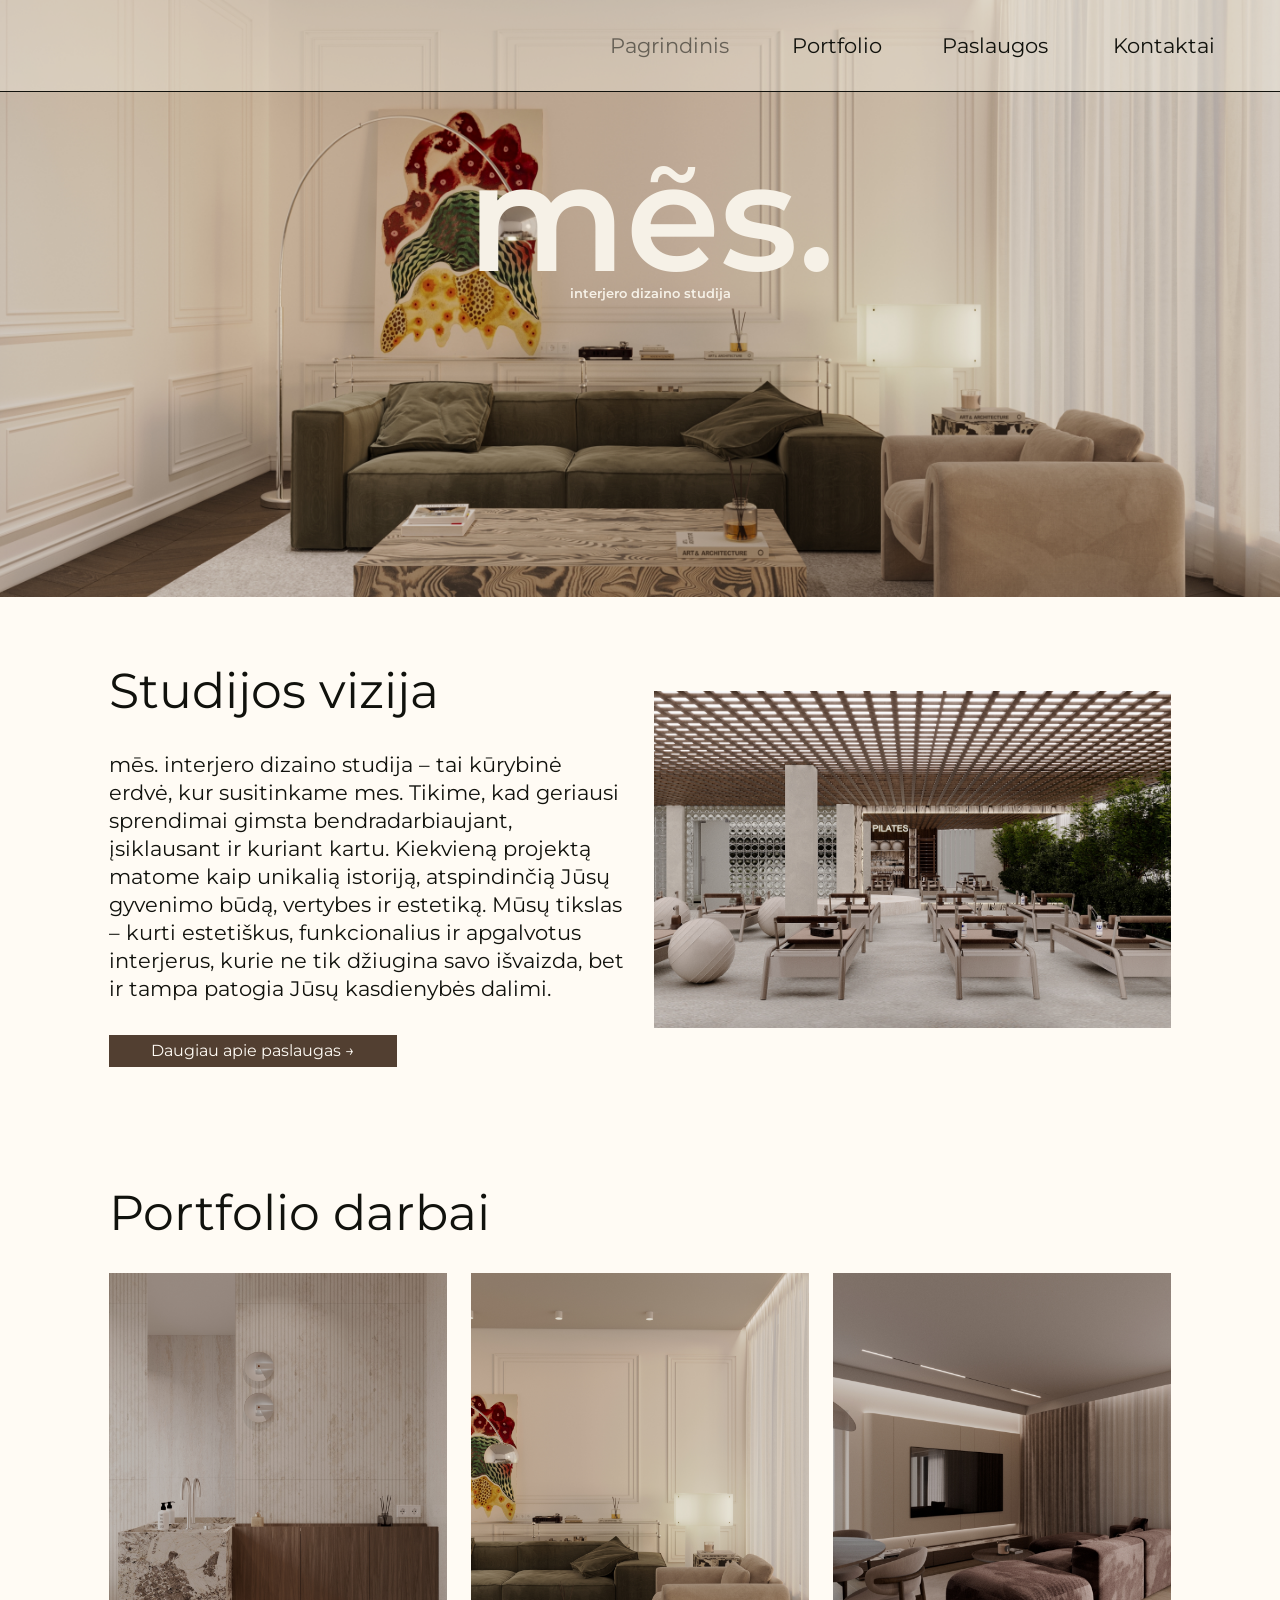
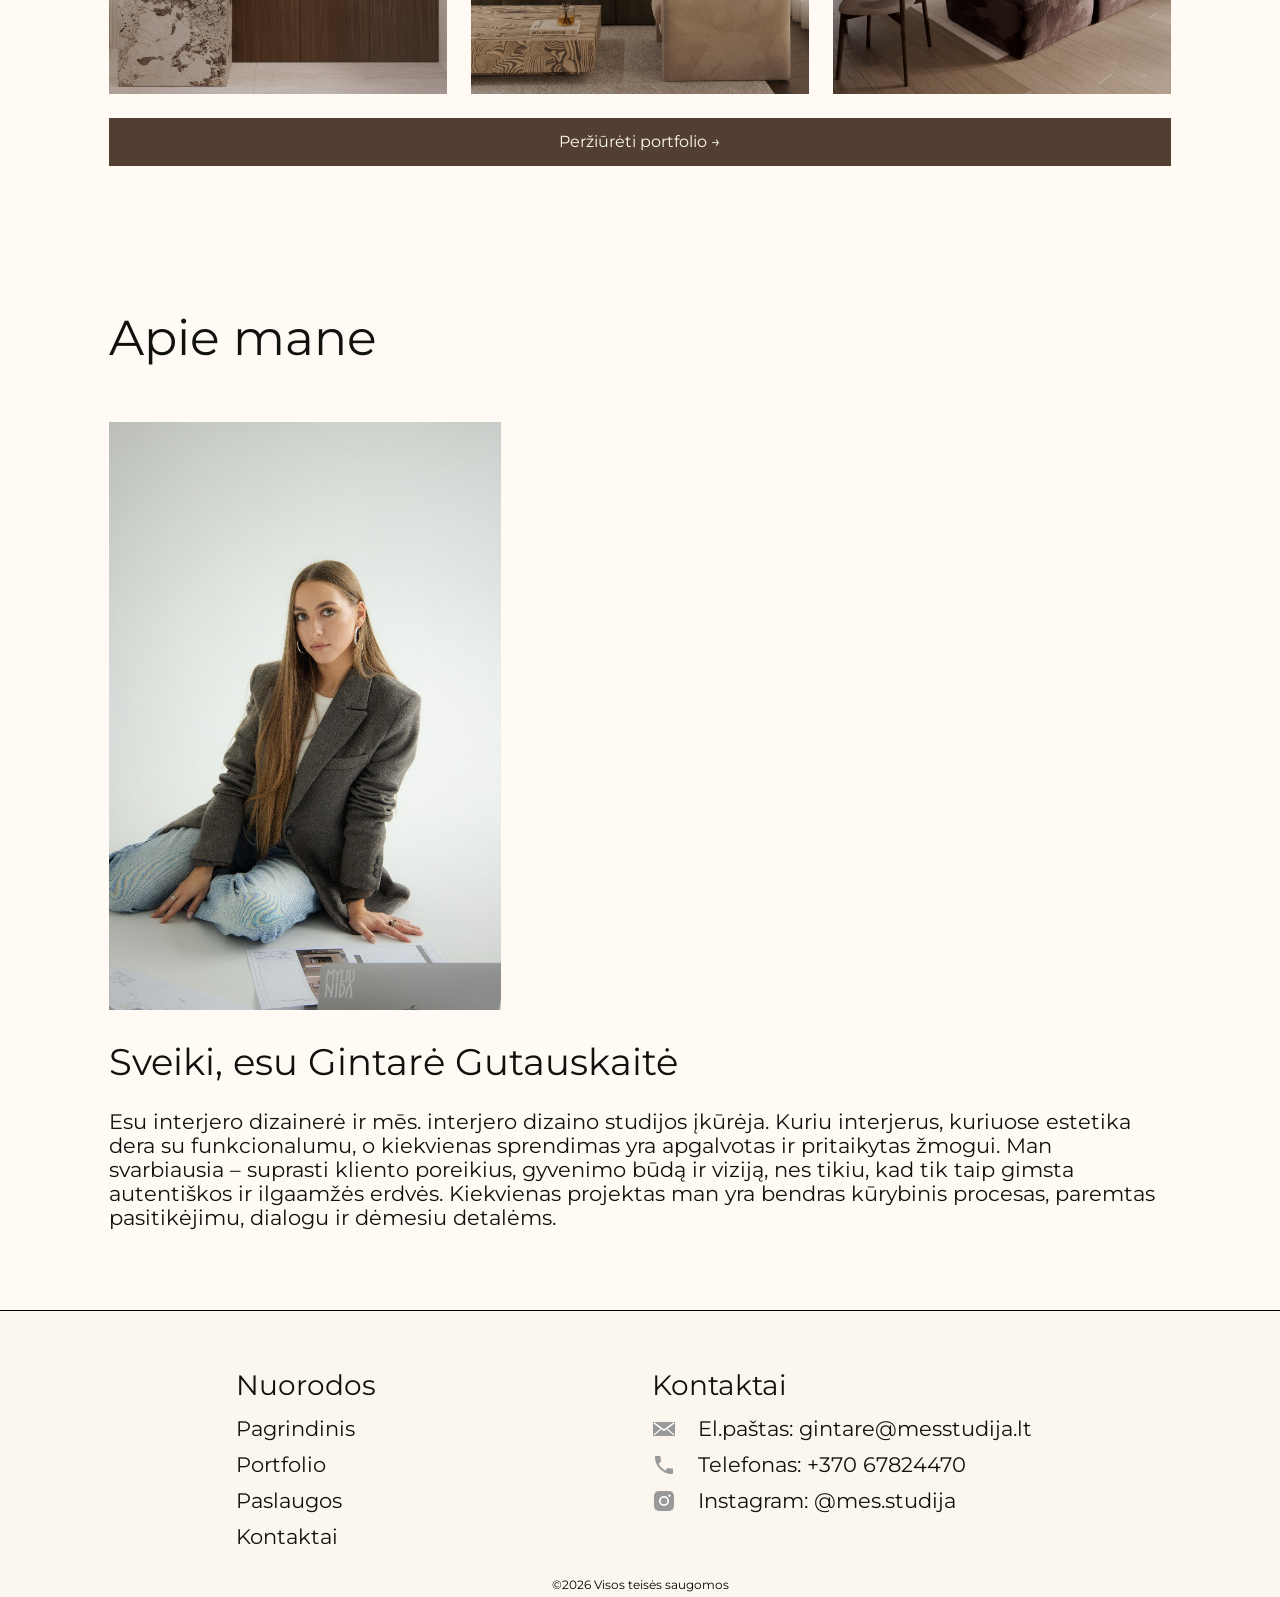
<file: index.html>
<!DOCTYPE html>
<html lang="lt">
<head>
  <meta charset="UTF-8">
  <meta name="viewport" content="width=device-width, initial-scale=1.0">
  <link rel="icon" href="favicon.svg" type="image/svg+xml">
  <link rel="icon" href="favicon-32.png" type="image/png" sizes="32x32">
  <link rel="icon" href="favicon.png" type="image/png" sizes="512x512">
  <link rel="apple-touch-icon" href="apple-touch-icon.png">
  <title>mēs. interjero dizaino studija</title>
  <link rel="preconnect" href="https://fonts.googleapis.com">
  <link rel="preconnect" href="https://fonts.gstatic.com" crossorigin>
  <link href="https://fonts.googleapis.com/css2?family=Montserrat:wght@400;500;600&display=swap" rel="stylesheet">
  <link rel="stylesheet" href="css/shared.css">
  <link rel="stylesheet" href="css/home.css">
</head>
<body>
  <div class="page">
    <header class="nav nav--overlay">
      <div class="nav__bar">
        <button class="nav__toggle" type="button" aria-label="Meniu" aria-expanded="false"><span></span></button>
        <nav class="nav__links" aria-label="Pagrindinė navigacija">
          <a href="index.html" class="nav__link nav__link--active">Pagrindinis</a>
          <a href="portfolio.html" class="nav__link">Portfolio</a>
          <a href="paslaugos.html" class="nav__link">Paslaugos</a>
          <a href="kontaktai.html" class="nav__link">Kontaktai</a>
        </nav>
      </div>
      <div class="nav__line"></div>
    </header>

    <section class="hero" aria-label="mēs. interjero dizaino studija">
      <img class="hero__img" src="public/images/home-hero.png" alt="" width="1440" height="672">
      <div class="hero__brand">
        <p class="hero__logo">m<span class="hero__e">e<span class="hero__tilde" aria-hidden="true">˜</span></span>s.</p>
        <p class="hero__tag">interjero dizaino studija</p>
      </div>
    </section>

    <section class="vision">
      <div class="vision__copy">
        <h2 class="vision__heading">Studijos vizija</h2>
        <p class="vision__text">mēs. interjero dizaino studija – tai kūrybinė erdvė, kur susitinkame mes. Tikime, kad geriausi sprendimai gimsta bendradarbiaujant, įsiklausant ir kuriant kartu. Kiekvieną projektą matome kaip unikalią istoriją, atspindinčią Jūsų gyvenimo būdą, vertybes ir estetiką. Mūsų tikslas – kurti estetiškus, funkcionalius ir apgalvotus interjerus, kurie ne tik džiugina savo išvaizda, bet ir tampa patogia Jūsų kasdienybės dalimi.</p>
        <a href="paslaugos.html" class="btn btn--small">Daugiau apie paslaugas →</a>
      </div>
      <img class="vision__image" src="public/images/home-vision.png" alt="Studijos erdvė" width="596" height="388">
    </section>

    <section class="preview">
      <h2 class="preview__heading">Portfolio darbai</h2>
      <div class="preview__block">
        <div class="preview__grid">
          <a href="portfolio.html?i=0" class="preview__item"><img src="public/images/home-port-1.png" alt="Portfolio darbas 1" width="392" height="488"></a>
          <a href="portfolio.html?i=1" class="preview__item"><img src="public/images/home-port-2.png" alt="Portfolio darbas 2" width="392" height="488"></a>
          <a href="portfolio.html?i=2" class="preview__item"><img src="public/images/home-port-3.png" alt="Portfolio darbas 3" width="392" height="488"></a>
        </div>
        <a href="portfolio.html" class="btn btn--bar">Peržiūrėti portfolio →</a>
      </div>
    </section>

    <section class="about">
      <h2 class="about__heading">Apie mane</h2>
      <div class="about__layout">
        <img class="about__photo" src="public/images/home-about.jpg" alt="Gintarė Gutauskaitė" width="392" height="588">
        <div>
          <h3 class="about__name">Sveiki, esu Gintarė Gutauskaitė</h3>
          <p class="about__bio">Esu interjero dizainerė ir mēs. interjero dizaino studijos įkūrėja. Kuriu interjerus, kuriuose estetika dera su funkcionalumu, o kiekvienas sprendimas yra apgalvotas ir pritaikytas žmogui. Man svarbiausia – suprasti kliento poreikius, gyvenimo būdą ir viziją, nes tikiu, kad tik taip gimsta autentiškos ir ilgaamžės erdvės. Kiekvienas projektas man yra bendras kūrybinis procesas, paremtas pasitikėjimu, dialogu ir dėmesiu detalėms.</p>
        </div>
      </div>
    </section>

    <footer class="footer">
      <div class="footer__line"></div>
      <div class="footer__inner">
        <div class="footer__brand">
          <p class="footer__copyright">©2026 Visos teisės saugomos</p>
        </div>
        <div class="footer__cols">
          <div class="footer__col footer__col--nav">
            <h4 class="footer__title">Nuorodos</h4>
            <nav class="footer__nav">
              <a href="index.html">Pagrindinis</a>
              <a href="portfolio.html">Portfolio</a>
              <a href="paslaugos.html">Paslaugos</a>
              <a href="kontaktai.html">Kontaktai</a>
            </nav>
          </div>
          <div class="footer__col footer__col--contact">
            <h4 class="footer__title">Kontaktai</h4>
            <div class="footer__contacts">
              <div class="footer__contact"><img src="public/images/icon-letter.svg" alt=""><span>El.paštas: gintare@messtudija.lt</span></div>
              <div class="footer__contact"><img src="public/images/icon-phone.svg" alt=""><span>Telefonas: +370 67824470</span></div>
              <div class="footer__contact"><img src="public/images/icon-instagram.svg" alt=""><a href="https://www.instagram.com/mes.studija/" target="_blank" rel="noopener noreferrer">Instagram: @mes.studija</a></div>
            </div>
          </div>
        </div>
      </div>
    </footer>
  </div>
  <script src="js/site.js"></script>
</body>
</html>
</file>
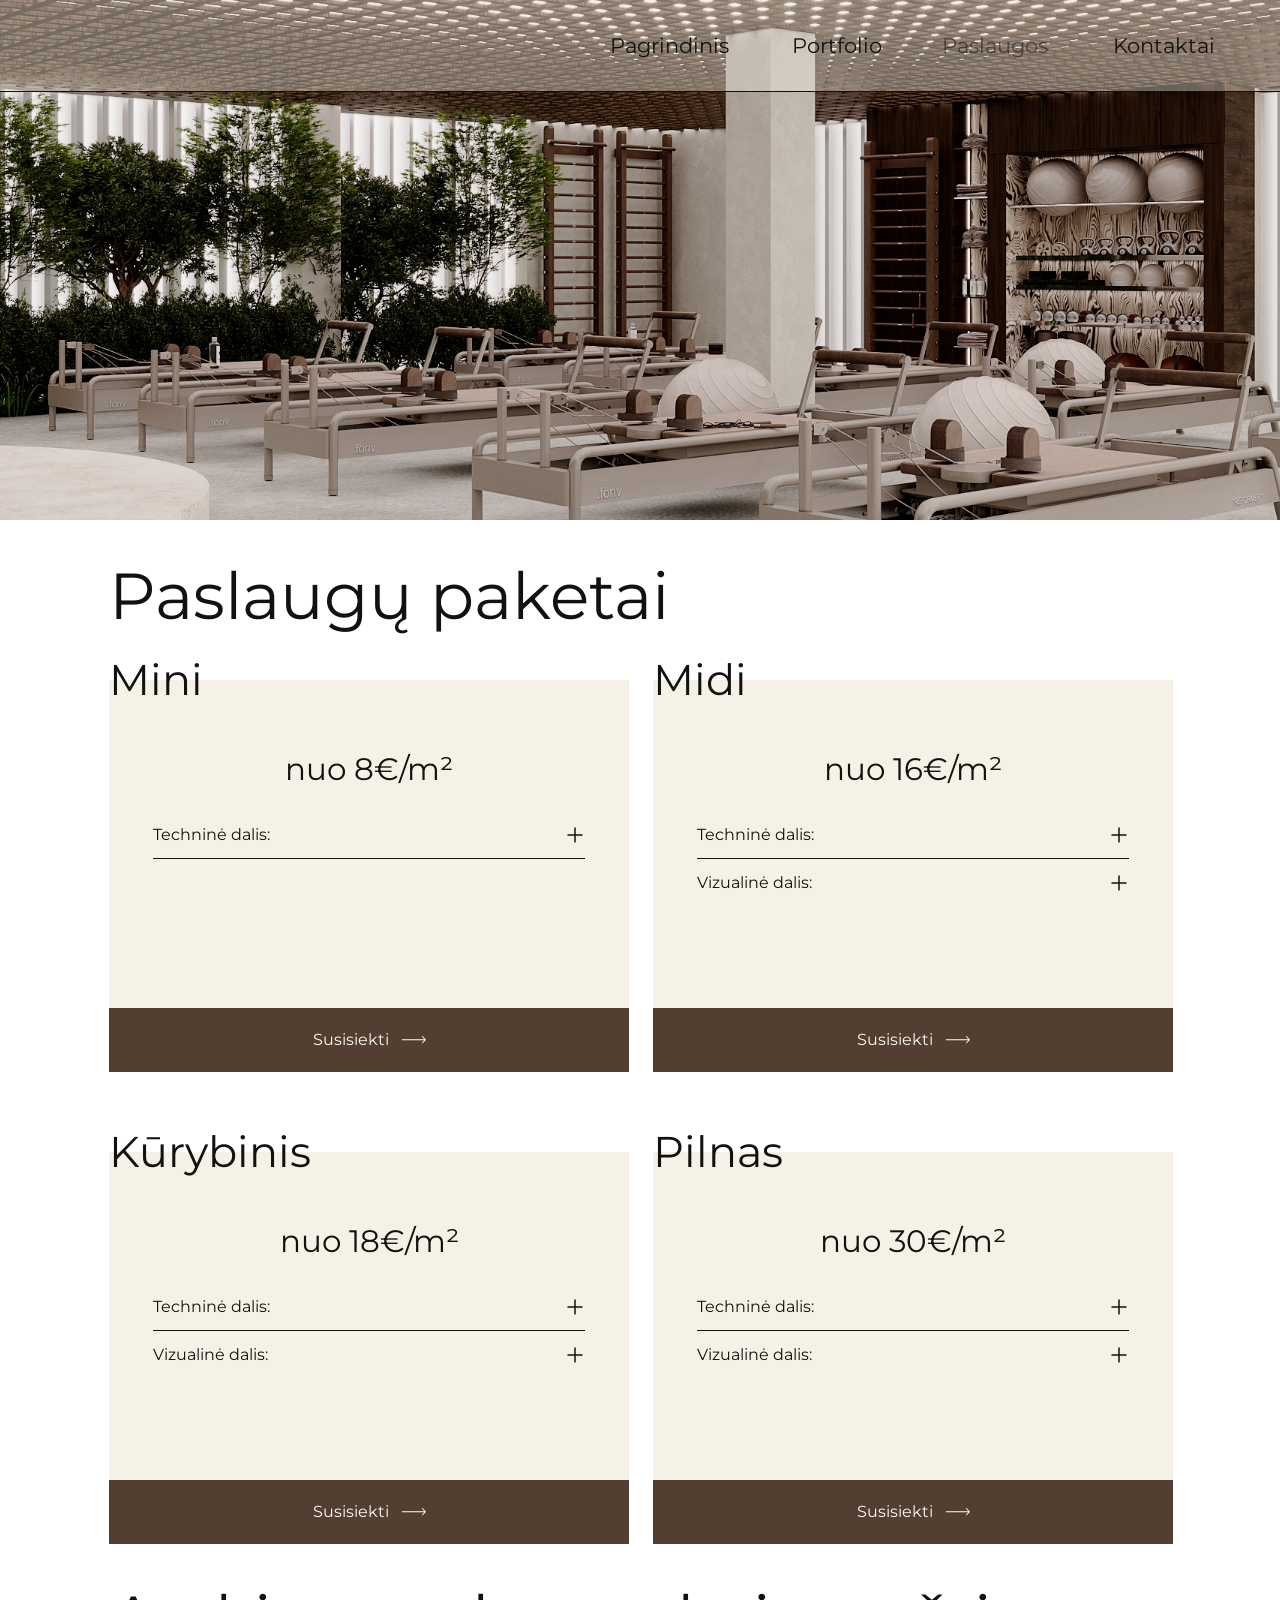
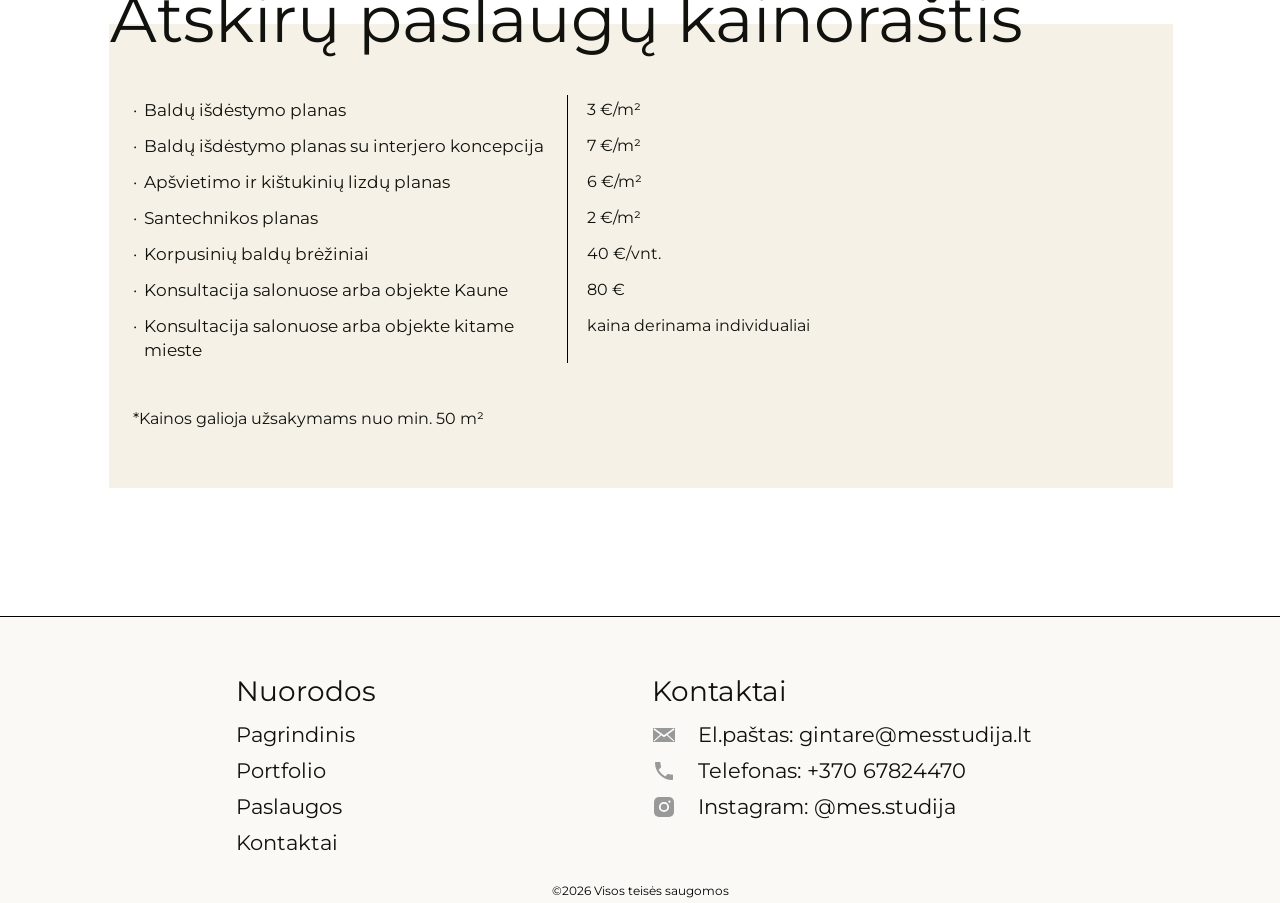
<file: paslaugos.html>
<!DOCTYPE html>
<html lang="lt">
<head>
  <meta charset="UTF-8">
  <meta name="viewport" content="width=device-width, initial-scale=1.0">
  <link rel="icon" href="favicon.svg" type="image/svg+xml">
  <link rel="icon" href="favicon-32.png" type="image/png" sizes="32x32">
  <link rel="icon" href="favicon.png" type="image/png" sizes="512x512">
  <link rel="apple-touch-icon" href="apple-touch-icon.png">
  <title>Paslaugos — mēs.</title>
  <link rel="preconnect" href="https://fonts.googleapis.com">
  <link rel="preconnect" href="https://fonts.gstatic.com" crossorigin>
  <link href="https://fonts.googleapis.com/css2?family=Montserrat:wght@400;500&display=swap" rel="stylesheet">
  <link rel="stylesheet" href="css/shared.css">
  <link rel="stylesheet" href="css/paslaugos.css">
</head>
<body>
  <div class="page">
    <header class="nav nav--overlay">
      <div class="nav__bar">
        <button class="nav__toggle" type="button" aria-label="Meniu" aria-expanded="false"><span></span></button>
        <nav class="nav__links" aria-label="Pagrindinė navigacija">
          <a href="index.html" class="nav__link">Pagrindinis</a>
          <a href="portfolio.html" class="nav__link">Portfolio</a>
          <a href="paslaugos.html" class="nav__link nav__link--active">Paslaugos</a>
          <a href="kontaktai.html" class="nav__link">Kontaktai</a>
        </nav>
      </div>
      <div class="nav__line"></div>
    </header>

    <section class="services-hero" aria-label="Paslaugos">
      <img class="hero__img" src="public/images/services-hero.png" alt="" width="1440" height="520">
    </section>

    <section class="services-page__header">
      <h1 class="services-page__heading">Paslaugų paketai</h1>
    </section>

    <section class="services-page">
      <div class="services-page__grid">
        <div class="services-page__row">
        <article class="svc-card">
          <h2 class="svc-card__label">Mini</h2>
          <div class="svc-card__body">
            <p class="svc-card__price">nuo 8€/m²</p>
            <button type="button" class="svc-card__row" aria-expanded="false">
              <span>Techninė dalis:</span>
              <img class="svc-card__icon" src="public/images/icon-plus.svg" alt="">
            </button>
            <div class="svc-card__details">
              <ul>
                <li>Pertvarų planai</li>
                <li>Baldų išdėstymo planai</li>
                <li>Apšvietimo planai</li>
                <li>Kištukinių lizdų planai</li>
                <li>Santechnikos planai</li>
              </ul>
            </div>
          </div>
          <a href="kontaktai.html" class="btn btn--card"><span>Susisiekti</span><img class="btn__arrow" src="public/images/arrow-right-cream.svg" alt="" width="24" height="8"></a>
        </article>

        <article class="svc-card">
          <h2 class="svc-card__label">Midi</h2>
          <div class="svc-card__body">
            <p class="svc-card__price">nuo 16€/m²</p>
            <button type="button" class="svc-card__row" aria-expanded="false">
              <span>Techninė dalis:</span>
              <img class="svc-card__icon" src="public/images/icon-plus.svg" alt="">
            </button>
            <div class="svc-card__details">
              <ul>
                <li>Pertvarų planas</li>
                <li>Funkcinis baldų išdėstymas</li>
                <li>Elektros ir apšvietimo planas</li>
                <li>Kištukinių lizdų planas</li>
                <li>Santechnikos prietaisų išdėstymo planas</li>
                <li>Plytelių klojimo išklotinės</li>
                <li>Lubų planas</li>
                <li>Grindų planas</li>
                <li>Gaminamų baldų brėžiniai</li>
              </ul>
            </div>
            <button type="button" class="svc-card__row" aria-expanded="false">
              <span>Vizualinė dalis:</span>
              <img class="svc-card__icon" src="public/images/icon-plus.svg" alt="">
            </button>
            <div class="svc-card__details">
              <ul>
                <li>Apdailos medžiagų parinkimas</li>
                <li>Interjero vizualizacijos</li>
                <li>Spalvų ir tekstūrų derinimai</li>
                <li>Nuorodos kur įsigyti baldus</li>
              </ul>
            </div>
          </div>
          <a href="kontaktai.html" class="btn btn--card"><span>Susisiekti</span><img class="btn__arrow" src="public/images/arrow-right-cream.svg" alt="" width="24" height="8"></a>
        </article>
        </div>

        <div class="services-page__row">
        <article class="svc-card">
          <h2 class="svc-card__label">Kūrybinis</h2>
          <div class="svc-card__body">
            <p class="svc-card__price">nuo 18€/m²</p>
            <button type="button" class="svc-card__row" aria-expanded="false">
              <span>Techninė dalis:</span>
              <img class="svc-card__icon" src="public/images/icon-plus.svg" alt="">
            </button>
            <div class="svc-card__details">
              <ul>
                <li>Baldų dėstymo planas</li>
              </ul>
            </div>
            <button type="button" class="svc-card__row" aria-expanded="false">
              <span>Vizualinė dalis:</span>
              <img class="svc-card__icon" src="public/images/icon-plus.svg" alt="">
            </button>
            <div class="svc-card__details">
              <ul>
                <li>Apdailos medžiagų parinkimas</li>
                <li>Interjero vizualizacijos</li>
                <li>Spalvų ir tekstūrų derinimai</li>
                <li>Nuorodos kur įsigyti baldus</li>
              </ul>
            </div>
          </div>
          <a href="kontaktai.html" class="btn btn--card"><span>Susisiekti</span><img class="btn__arrow" src="public/images/arrow-right-cream.svg" alt="" width="24" height="8"></a>
        </article>

        <article class="svc-card">
          <h2 class="svc-card__label">Pilnas</h2>
          <div class="svc-card__body">
            <p class="svc-card__price">nuo 30€/m²</p>
            <button type="button" class="svc-card__row" aria-expanded="false">
              <span>Techninė dalis:</span>
              <img class="svc-card__icon" src="public/images/icon-plus.svg" alt="">
            </button>
            <div class="svc-card__details">
              <ul>
                <li>Vidinių pertvarų planas</li>
                <li>Funkcinis baldų išdėstymas</li>
                <li>Elektros ir apšvietimo planas</li>
                <li>Kištukinių lizdų planas</li>
                <li>Santechnikos prietaisų išdėstymo planas</li>
                <li>Lubų planas</li>
                <li>Grindų planas</li>
                <li>Durų planas</li>
                <li>3D vizualizacijos</li>
                <li>Santechnikos prietaisų parinkimas</li>
                <li>Plytelių klojimo išklotinės</li>
                <li>Vonios / dušo kambarių išklotinės</li>
                <li>Gaminamų baldų brėžiniai</li>
              </ul>
            </div>
            <button type="button" class="svc-card__row" aria-expanded="false">
              <span>Vizualinė dalis:</span>
              <img class="svc-card__icon" src="public/images/icon-plus.svg" alt="">
            </button>
            <div class="svc-card__details">
              <ul>
                <li>Apdailos medžiagų parinkimas</li>
                <li>Interjero vizualizacijos</li>
                <li>Spalvų ir tekstūrų derinimai</li>
                <li>Nuorodos kur įsigyti baldus</li>
              </ul>
            </div>
          </div>
          <a href="kontaktai.html" class="btn btn--card"><span>Susisiekti</span><img class="btn__arrow" src="public/images/arrow-right-cream.svg" alt="" width="24" height="8"></a>
        </article>
        </div>
      </div>

      <h2 class="pricelist__heading">Atskirų paslaugų kainoraštis</h2>

      <div class="pricelist__box pricelist--desktop">
        <div class="pricelist__table">
          <ul class="pricelist__names">
            <li>Baldų išdėstymo planas</li>
            <li>Baldų išdėstymo planas su interjero koncepcija</li>
            <li>Apšvietimo ir kištukinių lizdų planas</li>
            <li>Santechnikos planas</li>
            <li>Korpusinių baldų brėžiniai</li>
            <li>Konsultacija salonuose arba objekte Kaune</li>
            <li>Konsultacija salonuose arba objekte kitame mieste</li>
          </ul>
          <div class="pricelist__rule"></div>
          <ul class="pricelist__prices">
            <li>3 €/m²</li>
            <li>7 €/m²</li>
            <li>6 €/m²</li>
            <li>2 €/m²</li>
            <li>40 €/vnt.</li>
            <li>80 €</li>
            <li>kaina derinama individualiai</li>
          </ul>
        </div>
        <p class="pricelist__note">*Kainos galioja užsakymams nuo min. 50 m²</p>
      </div>

      <div class="pricelist__box pricelist--mobile">
        <ul class="pricelist__mobile-list">
          <li>Baldų išdėstymo planas - 3 €/m²</li>
          <li>Baldų išdėstymo planas su interjero koncepcija - 7 €/m²</li>
          <li>Apšvietimo ir kištukinių lizdų planas - 6 €/m²</li>
          <li>Santechnikos planas - 2 €/m²</li>
          <li>Korpusinių baldų brėžiniai - 40 €/vnt.</li>
          <li>Konsultacija salonuose arba objekte Kaune - 80 €</li>
          <li>Konsultacija salonuose arba objekte kitame mieste - derinama individualiai</li>
        </ul>
        <p class="pricelist__note">*Kainos galioja užsakymams nuo min. 50 m²</p>
      </div>
    </section>

    <footer class="footer">
      <div class="footer__line"></div>
      <div class="footer__inner">
        <div class="footer__brand">
          <p class="footer__copyright">©2026 Visos teisės saugomos</p>
        </div>
        <div class="footer__cols">
          <div class="footer__col footer__col--nav">
            <h4 class="footer__title">Nuorodos</h4>
            <nav class="footer__nav">
              <a href="index.html">Pagrindinis</a>
              <a href="portfolio.html">Portfolio</a>
              <a href="paslaugos.html">Paslaugos</a>
              <a href="kontaktai.html">Kontaktai</a>
            </nav>
          </div>
          <div class="footer__col footer__col--contact">
            <h4 class="footer__title">Kontaktai</h4>
            <div class="footer__contacts">
              <div class="footer__contact"><img src="public/images/icon-letter.svg" alt=""><span>El.paštas: gintare@messtudija.lt</span></div>
              <div class="footer__contact"><img src="public/images/icon-phone.svg" alt=""><span>Telefonas: +370 67824470</span></div>
              <div class="footer__contact"><img src="public/images/icon-instagram.svg" alt=""><a href="https://www.instagram.com/mes.studija/" target="_blank" rel="noopener noreferrer">Instagram: @mes.studija</a></div>
            </div>
          </div>
        </div>
      </div>
    </footer>
  </div>
  <script src="js/site.js"></script>
  <script src="js/paslaugos.js"></script>
</body>
</html>
</file>
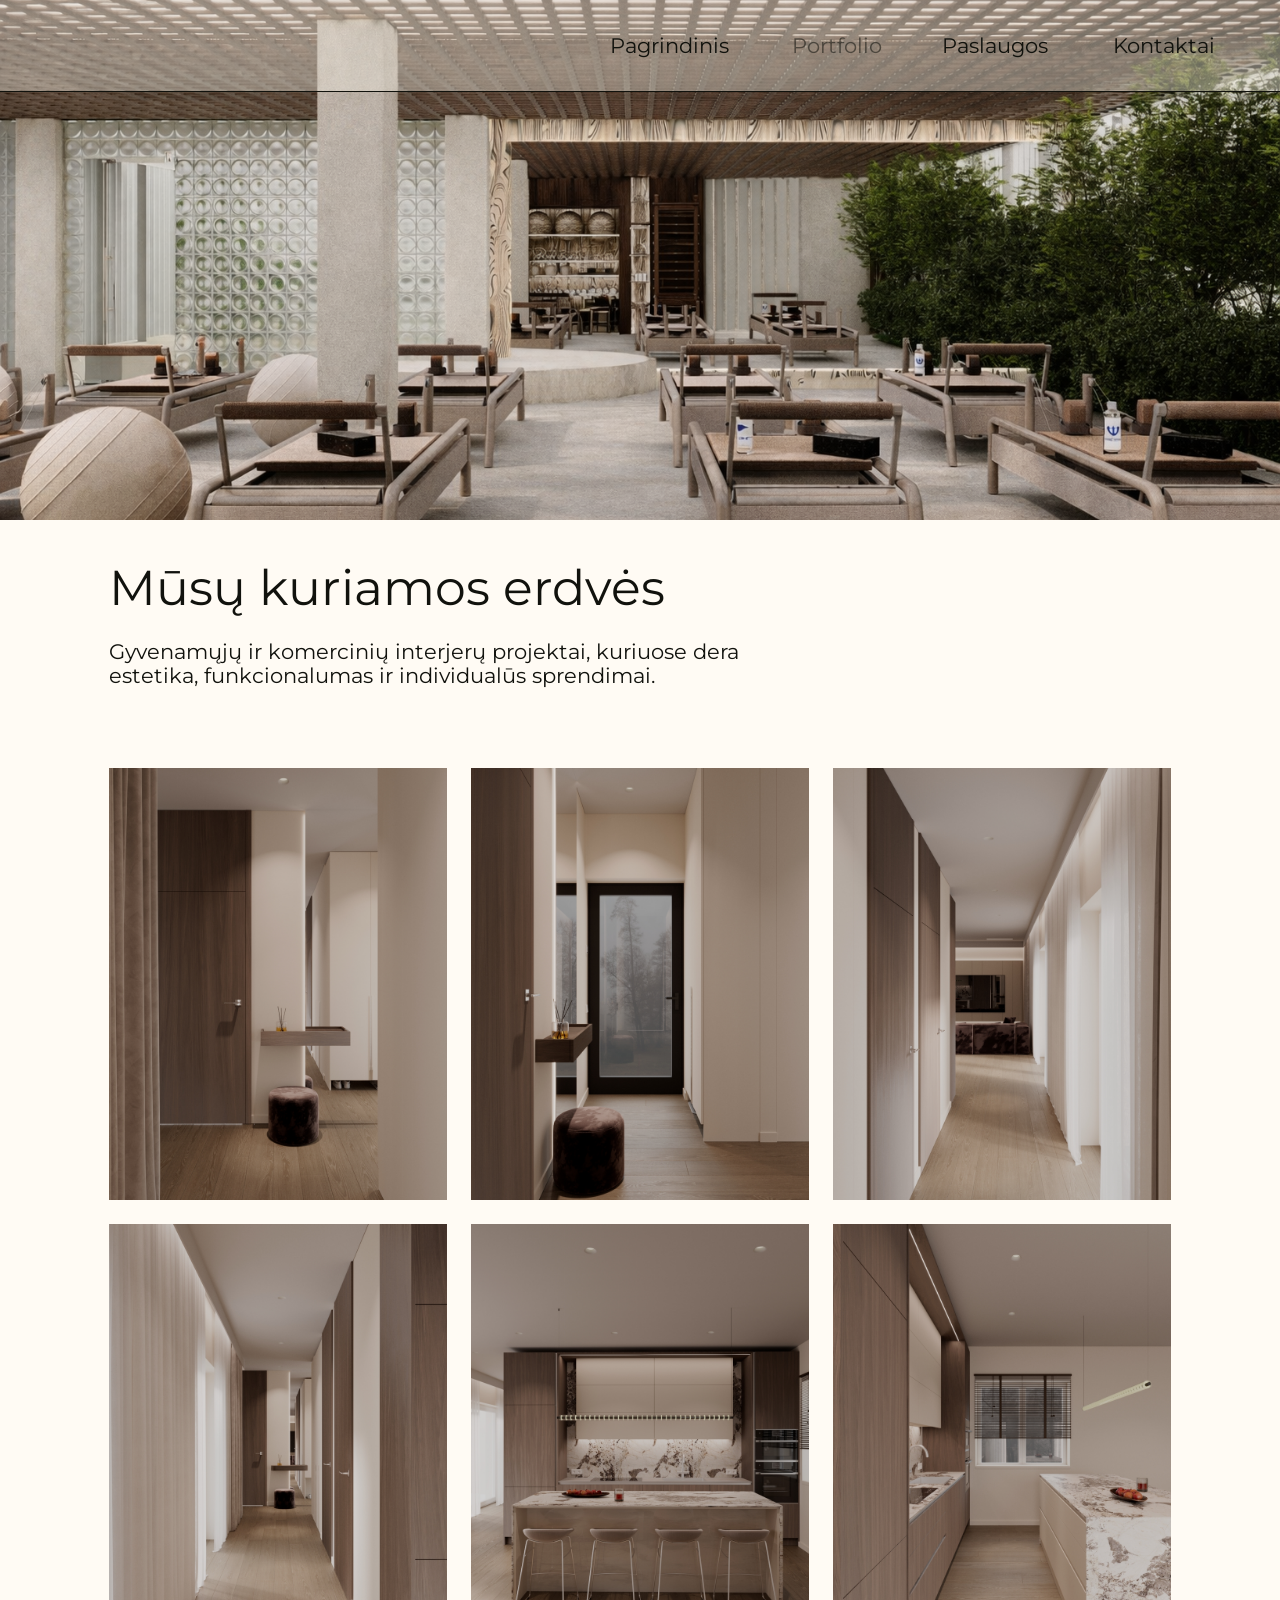
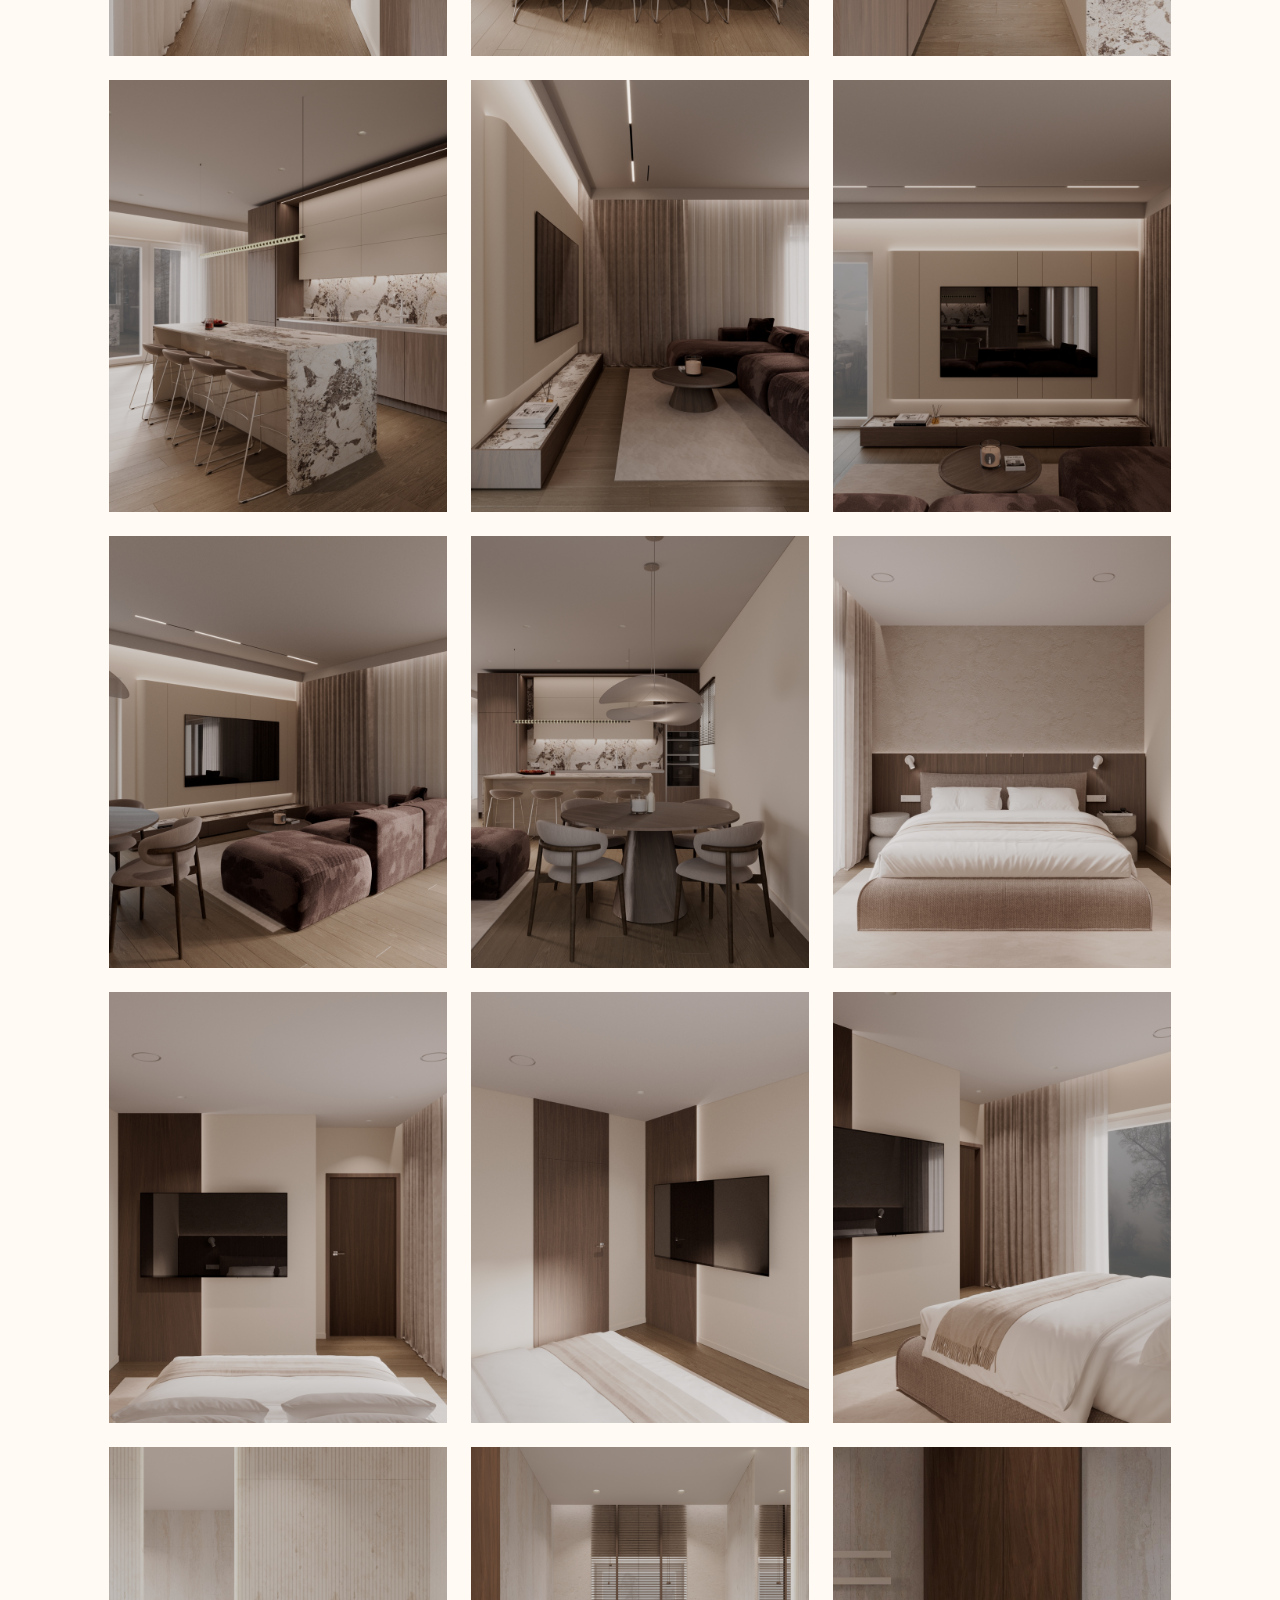
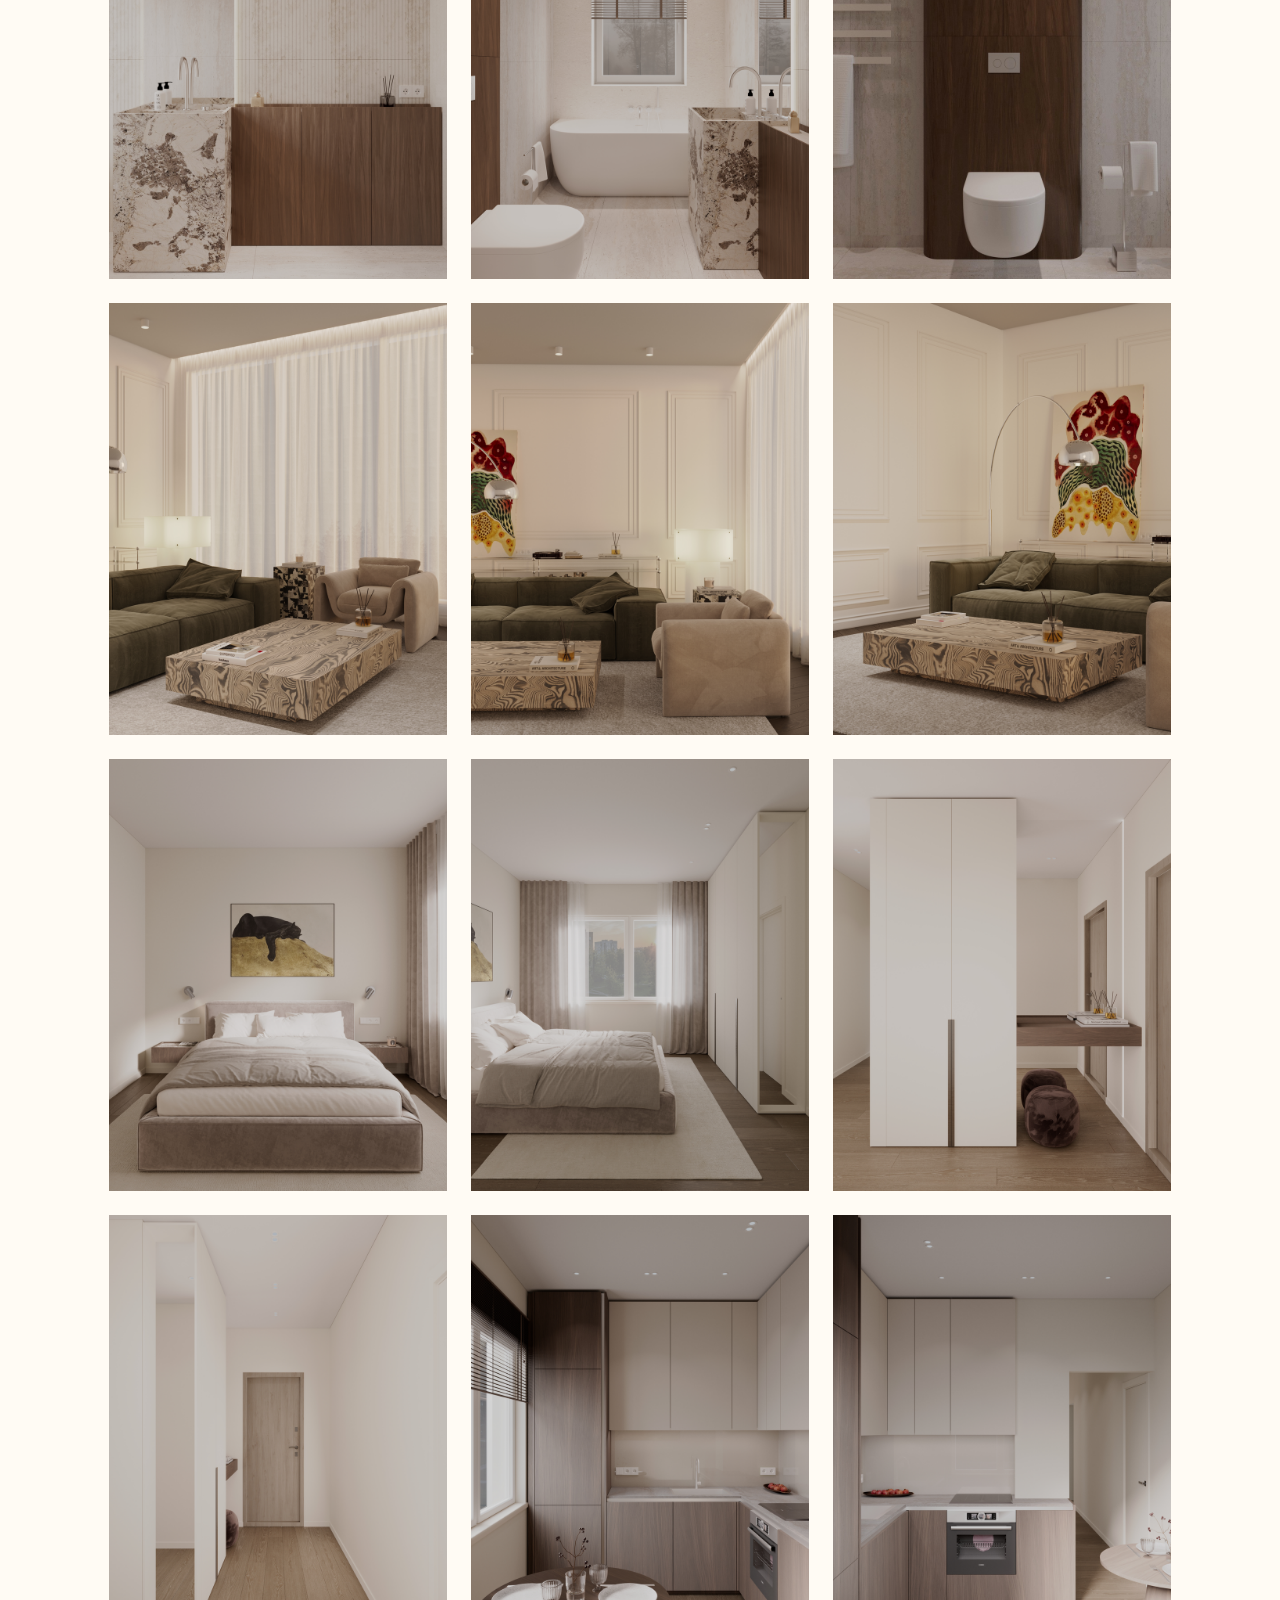
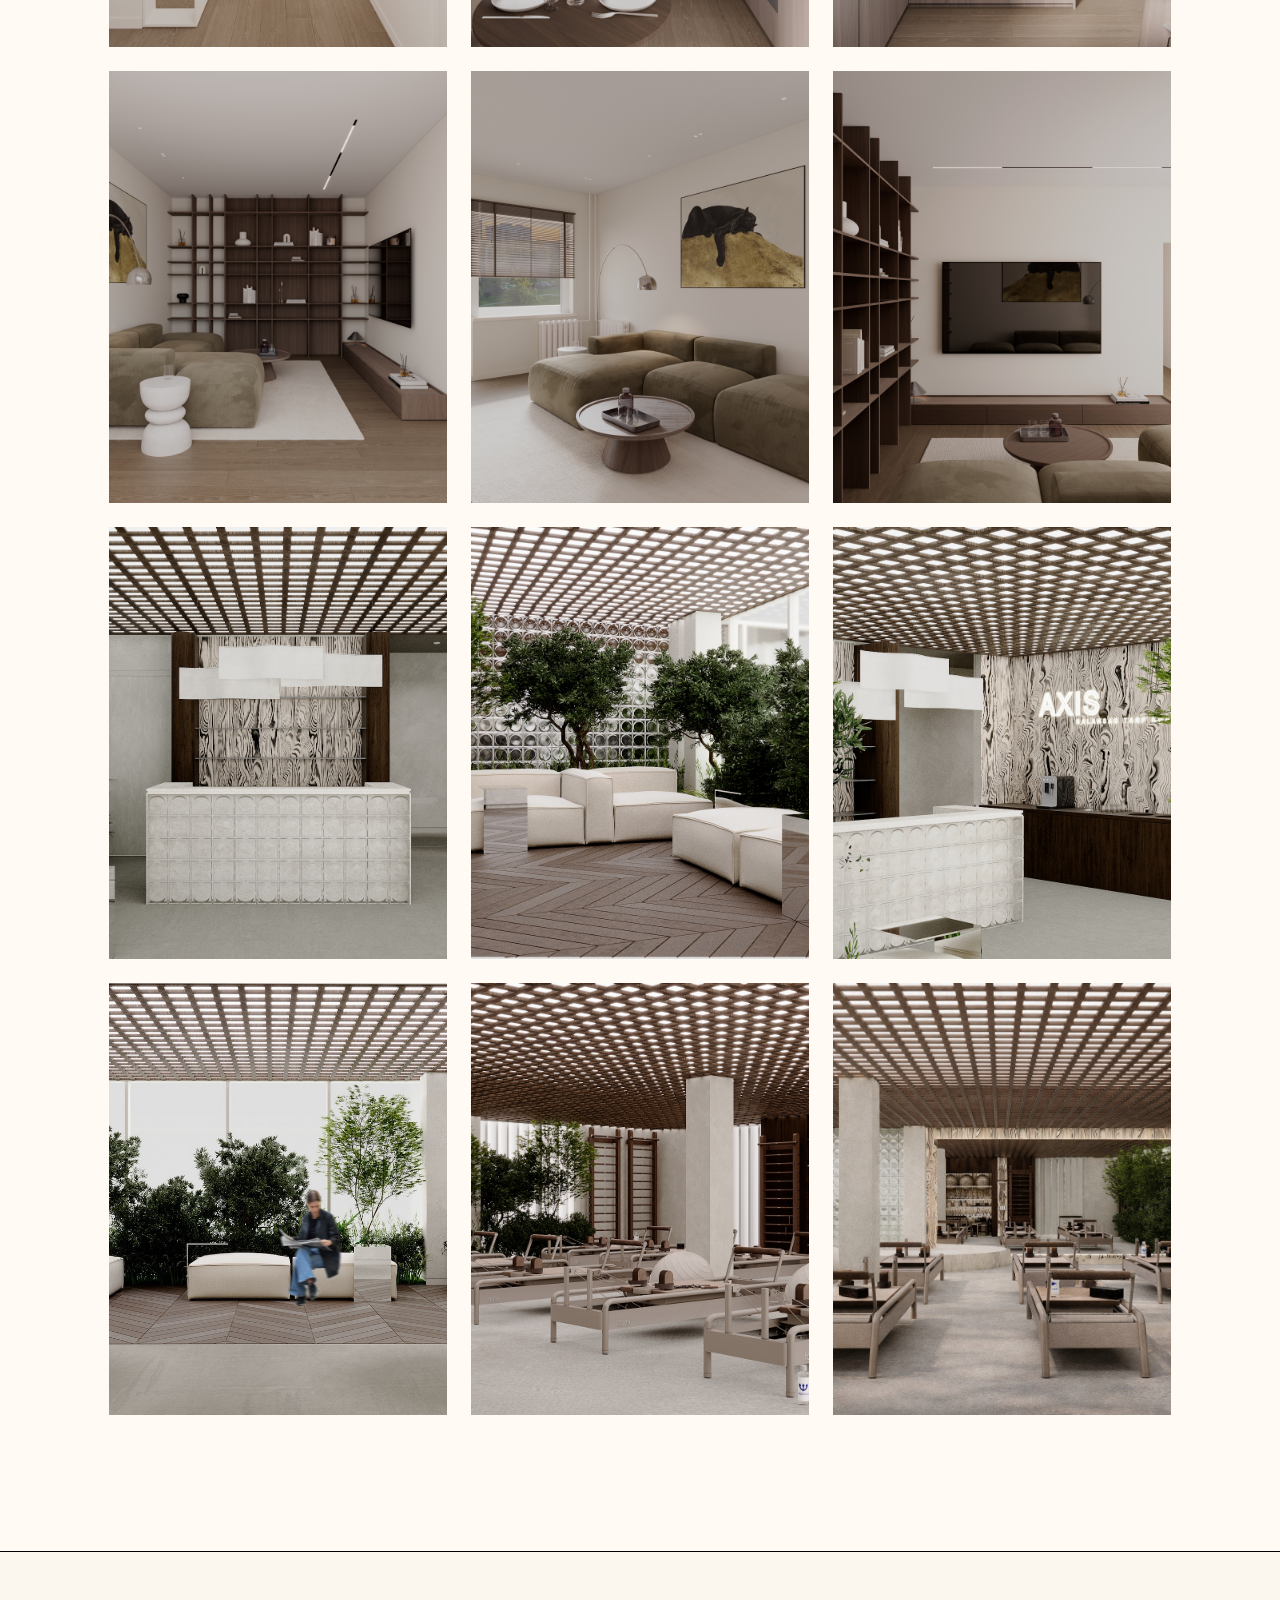
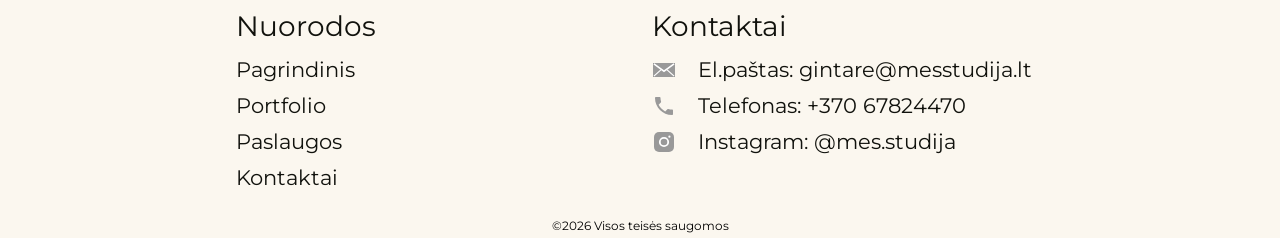
<file: portfolio.html>
<!DOCTYPE html>
<html lang="lt">
<head>
  <meta charset="UTF-8">
  <meta name="viewport" content="width=device-width, initial-scale=1.0">
  <link rel="icon" href="favicon.svg" type="image/svg+xml">
  <link rel="icon" href="favicon-32.png" type="image/png" sizes="32x32">
  <link rel="icon" href="favicon.png" type="image/png" sizes="512x512">
  <link rel="apple-touch-icon" href="apple-touch-icon.png">
  <title>Portfolio — mēs.</title>
  <link rel="preconnect" href="https://fonts.googleapis.com">
  <link rel="preconnect" href="https://fonts.gstatic.com" crossorigin>
  <link href="https://fonts.googleapis.com/css2?family=Montserrat:wght@400;500&display=swap" rel="stylesheet">
  <link rel="stylesheet" href="css/shared.css">
  <link rel="stylesheet" href="css/portfolio.css">
</head>
<body>
  <div class="page">
    <header class="nav nav--overlay">
      <div class="nav__bar">
        <button class="nav__toggle" type="button" aria-label="Meniu" aria-expanded="false"><span></span></button>
        <nav class="nav__links" aria-label="Pagrindinė navigacija">
          <a href="index.html" class="nav__link">Pagrindinis</a>
          <a href="portfolio.html" class="nav__link nav__link--active">Portfolio</a>
          <a href="paslaugos.html" class="nav__link">Paslaugos</a>
          <a href="kontaktai.html" class="nav__link">Kontaktai</a>
        </nav>
      </div>
      <div class="nav__line"></div>
    </header>

    <section class="portfolio-hero" aria-label="Portfolio">
      <img class="hero__img" src="public/images/portfolio-hero.png" alt="" width="1440" height="520">
    </section>

    <section class="portfolio-page__header">
      <h1 class="portfolio-hero__title">Mūsų kuriamos erdvės</h1>
      <p class="portfolio-page__subheading">Gyvenamųjų ir komercinių interjerų projektai, kuriuose dera estetika, funkcionalumas ir individualūs sprendimai.</p>
    </section>

    <div class="portfolio-page__grid" id="gallery"></div>

    <div class="lightbox" id="lightbox" aria-hidden="true" role="dialog" aria-label="Nuotraukos peržiūra">
      <div class="lightbox__panel">
        <button type="button" class="lightbox__close" aria-label="Uždaryti"></button>
        <button type="button" class="lightbox__nav lightbox__nav--prev" aria-label="Ankstesnė"></button>
        <figure class="lightbox__figure">
          <img class="lightbox__image" alt="Portfolio nuotrauka">
        </figure>
        <button type="button" class="lightbox__nav lightbox__nav--next" aria-label="Kita"></button>
        <p class="lightbox__counter"></p>
      </div>
    </div>

    <footer class="footer">
      <div class="footer__line"></div>
      <div class="footer__inner">
        <div class="footer__brand">
          <p class="footer__copyright">©2026 Visos teisės saugomos</p>
        </div>
        <div class="footer__cols">
          <div class="footer__col footer__col--nav">
            <h4 class="footer__title">Nuorodos</h4>
            <nav class="footer__nav">
              <a href="index.html">Pagrindinis</a>
              <a href="portfolio.html">Portfolio</a>
              <a href="paslaugos.html">Paslaugos</a>
              <a href="kontaktai.html">Kontaktai</a>
            </nav>
          </div>
          <div class="footer__col footer__col--contact">
            <h4 class="footer__title">Kontaktai</h4>
            <div class="footer__contacts">
              <div class="footer__contact"><img src="public/images/icon-letter.svg" alt=""><span>El.paštas: gintare@messtudija.lt</span></div>
              <div class="footer__contact"><img src="public/images/icon-phone.svg" alt=""><span>Telefonas: +370 67824470</span></div>
              <div class="footer__contact"><img src="public/images/icon-instagram.svg" alt=""><a href="https://www.instagram.com/mes.studija/" target="_blank" rel="noopener noreferrer">Instagram: @mes.studija</a></div>
            </div>
          </div>
        </div>
      </div>
    </footer>
  </div>
  <script src="js/site.js"></script>
  <script src="js/portfolio.js"></script>
</body>
</html>
</file>
<file: css/shared.css>
/* Shared shell — measured from the 1:1 Figma frame exports (1440px wide). */
:root {
  --cream: #FFFBF4;
  --sand: #F6F1E7;
  --white: #ffffff;
  --black: #11120D;
  --text: #11120D;
  --brown: #523F31;
  --btn-text: #FFFBF4;
  --rule: #000000;
  --line: #11120D;
  --icon: #999999;
  --input-border: #565449;
  --footer-bg: #FBF9F5;
  --font: "Montserrat", sans-serif;
  --page-w: 1440px;
  /* The design's content column is 1224px at x=109, so the gutters are uneven. */
  --pad-x: 109px;
  --pad-r: 107px;
  --nav-h: 92px;
}

*, *::before, *::after { box-sizing: border-box; margin: 0; padding: 0; }

html { scroll-behavior: smooth; }

body {
  font-family: var(--font);
  font-weight: 400;
  color: var(--text);
  background: var(--cream);
  -webkit-font-smoothing: antialiased;
  overflow-x: hidden;
}

body.modal-open { overflow: hidden; }

img:not(.hero__img) { display: block; max-width: 100%; height: auto; }

.hero__img {
  display: block;
  width: 100%;
  height: 100%;
  object-fit: cover;
  object-position: center;
}
a { color: inherit; text-decoration: none; }
button, input, textarea { font-family: inherit; }

.page {
  position: relative;
  width: 100%;
  max-width: var(--page-w);
  margin: 0 auto;
  background: var(--cream);
  min-height: 100vh;
}

/* Break out of the 1440px canvas — full viewport width on large screens */
.page > .hero,
.page > .services-hero,
.page > .portfolio-hero,
.page > .contact-hero,
.page > .footer,
.page > .nav.nav--overlay {
  width: 100vw;
  max-width: none;
  margin-left: calc(50% - 50vw);
  margin-right: calc(50% - 50vw);
}

/* Nav — 91px bar plus a full-bleed 1px rule, overlaid on the hero photo */
.nav {
  position: relative;
  z-index: 100;
  display: flex;
  flex-direction: column;
  align-items: stretch;
}

.nav--overlay {
  position: absolute;
  top: 0;
  left: 0;
  right: 0;
  background: rgba(239, 233, 222, 0.415);
}

.nav--static {
  background: var(--cream);
}

.nav__bar {
  display: flex;
  justify-content: flex-end;
  align-items: center;
  height: 91px;
  padding: 1.2px 70.5px 0 var(--pad-x);
}

.nav__links {
  display: flex;
  align-items: center;
  gap: 62px;
}

.nav__link {
  font-size: 21px;
  line-height: 24px;
  white-space: nowrap;
}

/* Figma gives each link a fixed box; the 600px group ends 70.5px from the
   right edge, which is what fixes the "Paslaugos" position. */
.nav__links .nav__link { flex: none; }
.nav__links .nav__link:nth-child(1) { width: 120px; }
.nav__links .nav__link:nth-child(2) { width: 88px; }
.nav__links .nav__link:nth-child(3) { width: 109px; }
.nav__links .nav__link:nth-child(4) { width: 97px; }

.nav__link:hover,
.nav__link--active { opacity: 0.55; }

.nav__line {
  height: 1px;
  background: var(--line);
}

.nav__toggle {
  display: none;
  width: 44px;
  height: 44px;
  border: 0;
  background: transparent;
  cursor: pointer;
  position: relative;
}

.nav__toggle span,
.nav__toggle span::before,
.nav__toggle span::after {
  display: block;
  width: 22px;
  height: 1.5px;
  background: var(--text);
  position: absolute;
  left: 11px;
}

.nav__toggle span { top: 21px; }
.nav__toggle span::before { content: ""; top: -7px; }
.nav__toggle span::after { content: ""; top: 7px; }

/* Buttons */
.btn {
  display: inline-flex;
  align-items: center;
  justify-content: center;
  gap: 13px;
  border: none;
  cursor: pointer;
  font-size: 16px;
  font-weight: 400;
  line-height: 24px;
  letter-spacing: 0;
  color: var(--btn-text);
  background: var(--brown);
  text-align: center;
  flex-shrink: 0;
}

.btn__arrow { width: 24px; height: 8px; flex-shrink: 0; }

.btn--small {
  width: 288px;
  height: 32px;
}

.btn--bar {
  width: 100%;
  height: 48px;
}

.btn--card {
  width: 100%;
  height: 64px;
}

.btn--pill {
  width: 100%;
  height: 32px;
  border-radius: 16px;
}

.btn:hover { background: #3d2e24; }

/* Footer — Figma: 1440x287, column, gap 31 after the 1px rule. */
.footer {
  position: relative;
  height: 287px;
  padding: 31px var(--pad-x) 0;
  background: rgba(246, 241, 231, 0.4);
}

.footer__line {
  position: absolute;
  top: 0;
  left: 0;
  right: 0;
  height: 1px;
  background: var(--rule);
}

.footer__inner {
  position: relative;
  display: flex;
  flex-direction: column;
  align-items: center;
  justify-content: flex-end;
  gap: 24px;
  width: 100%;
  max-width: var(--page-w);
  height: 256px;
  margin: 0 auto;
  padding: 0 var(--pad-x);
}

.footer__brand {
  order: 2;
  position: static;
  display: flex;
  flex-direction: column;
  align-items: center;
  justify-content: flex-end;
  width: 100%;
  height: auto;
  flex: none;
}

.footer__copyright {
  font-size: 12px;
  line-height: 24px;
  color: #000000;
  text-align: center;
  width: 100%;
}

.footer__cols {
  order: 1;
  display: flex;
  flex-direction: row;
  align-items: flex-start;
  justify-content: center;
  gap: 232px;
  width: auto;
  height: auto;
  flex: 0 0 auto;
  margin: 0 auto;
}

.footer__col {
  display: flex;
  flex-direction: column;
  align-items: flex-start;
  gap: 16px;
}

.footer__col--nav { width: 184px; flex: 0 1 184px; }
.footer__col--contact { width: 392px; flex: 1 1 392px; min-width: 0; }

.footer__title {
  font-size: 28px;
  line-height: 32px;
  font-weight: 400;
  margin: 0;
}

.footer__nav,
.footer__contacts {
  display: flex;
  flex-direction: column;
  gap: 12px;
}

.footer__nav a,
.footer__contact {
  font-size: 21px;
  line-height: 24px;
}

.footer__nav a:hover { opacity: 0.6; }

.footer__contact {
  display: flex;
  align-items: center;
  gap: 22px;
}

.footer__contact img {
  width: 24px;
  height: 24px;
  flex-shrink: 0;
}

@media (max-width: 1100px) {
  .footer { height: auto; min-height: 287px; padding: 31px 40px 24px; }
  .footer__inner { height: auto; min-height: 256px; gap: 40px; padding: 0; }
  .footer__cols { gap: 48px; height: auto; }
}

@media (max-width: 768px) {
  :root { --pad-x: 24px; --pad-r: 24px; }

  .nav__bar {
    height: 36px;
    padding: 0 var(--pad-x);
  }

  .nav__toggle {
    display: block;
    width: 36px;
    height: 36px;
  }

  .nav__toggle span {
    top: 50%;
    left: 7px;
    transform: translateY(-50%);
  }

  .nav__toggle span::before { top: -6px; }
  .nav__toggle span::after { top: 6px; }

  .nav__links .nav__link:nth-child(n) { width: auto; }

  .nav__links {
    display: none;
    position: absolute;
    top: 100%;
    left: 0;
    right: 0;
    background: var(--cream);
    flex-direction: column;
    align-items: flex-start;
    padding: 16px 24px 24px;
    gap: 16px;
  }

  .nav.is-open .nav__links { display: flex; }

  .footer { padding: 31px var(--pad-x) 32px; }
  .footer__inner {
    align-items: center;
    justify-content: flex-start;
    gap: 32px;
    height: auto;
    padding: 0;
  }
  .footer__brand { order: 2; width: 100%; }
  .footer__cols { order: 1; flex-direction: column; width: 100%; gap: 32px; height: auto; margin: 0; align-items: flex-start; }
}
</file>
<file: css/home.css>
/* Titulinis — page 1:71 frame 0 */

.hero {
  position: relative;
  aspect-ratio: 1440 / 672;
  height: auto;
  overflow: hidden;
  background: #8b8b8b;
  container-type: inline-size;
  container-name: hero;
}

.hero .hero__img {
  position: absolute;
  inset: 0;
  width: 100%;
  height: 100%;
  object-fit: cover;
}

.hero__brand {
  position: absolute;
  inset: 0;
  z-index: 2;
  pointer-events: none;
}

/* Figma Pavadinimas / Group 1 — 432×196.36, 600×122.64 */
.hero__logo {
  position: absolute;
  left: calc(432 / 1440 * 100%);
  top: calc(196.36 / 672 * 100%);
  width: calc(600 / 1440 * 100%);
  font-weight: 600;
  font-size: calc(170 / 1440 * 100cqw);
  line-height: calc(96 / 170);
  text-align: center;
  color: #F6F1E7;
  white-space: nowrap;
}

.hero__e {
  position: relative;
  display: inline-block;
}

/* Tilde is anchored to the e so it stays centered just above that letter */
.hero__tilde {
  position: absolute;
  left: 50%;
  top: 0.08em;
  transform: translateX(-50%);
  font-weight: 500;
  font-size: 0.882em;
  line-height: 0.48;
  color: inherit;
  pointer-events: none;
}

.hero__tag {
  position: absolute;
  left: calc(640 / 1440 * 100%);
  top: calc(311 / 672 * 100%);
  width: calc(183 / 1440 * 100%);
  font-weight: 600;
  font-size: calc(15 / 1440 * 100cqw);
  line-height: calc(40 / 15);
  text-align: center;
  color: #F6F1E7;
  white-space: nowrap;
}

.vision {
  display: grid;
  grid-template-columns: minmax(0, 600px) minmax(0, 596px);
  justify-content: space-between;
  align-items: stretch;
  column-gap: 28px;
  padding: 54px var(--pad-x);
  min-height: 496px;
}

.vision__copy {
  display: flex;
  flex-direction: column;
  align-items: flex-start;
  justify-content: space-between;
  max-width: 600px;
  padding-top: 12px;
}

.vision__heading {
  font-size: 49px;
  line-height: 56px;
  font-weight: 400;
  margin-bottom: 32px;
}

.vision__text {
  font-size: 21px;
  line-height: 28px;
  max-width: 600px;
  margin-bottom: 32px;
}

.vision__copy .btn {
  margin-top: auto;
}

.vision__image {
  width: 100%;
  max-width: 596px;
  height: 388px;
  object-fit: cover;
  justify-self: end;
  align-self: center;
}

.preview {
  padding: 64px var(--pad-x) 80px;
}

.preview__heading {
  font-size: 49px;
  line-height: 56px;
  font-weight: 400;
  color: var(--text);
  margin-bottom: 32px;
}

.preview__block {
  background: transparent;
}

.preview__grid {
  display: grid;
  grid-template-columns: repeat(3, minmax(0, 1fr));
  gap: 24px;
  margin: 0;
  background: transparent;
}

.preview__item {
  width: 100%;
  aspect-ratio: 392 / 488;
  overflow: hidden;
  background: transparent;
  display: block;
}

.preview__item img {
  width: 100%;
  height: 100%;
  object-fit: cover;
  display: block;
}

.preview .btn--bar {
  margin-top: 24px;
  width: 100%;
  height: 48px;
  background: var(--brown);
  color: var(--btn-text);
}

.about {
  padding: 64px var(--pad-x) 80px;
}

.about__heading {
  font-size: 49px;
  line-height: 56px;
  font-weight: 400;
  margin-bottom: 56px;
}

.about__layout {
  display: grid;
  grid-template-columns: 392px 1fr;
  gap: 80px;
  align-items: center;
  padding-left: 104px;
}

img.about__photo {
  width: 392px;
  max-width: 392px;
  height: auto;
  aspect-ratio: 683 / 1024;
  object-fit: contain;
}

.about__name {
  font-size: 37px;
  line-height: 40px;
  font-weight: 400;
  margin-bottom: 28px;
}

.about__bio {
  font-size: 21px;
  line-height: 24px;
}

@media (max-width: 1320px) {
  .about__layout { grid-template-columns: 1fr; gap: 32px; padding-left: 0; }
  img.about__photo { width: 100%; max-width: 392px; height: auto; aspect-ratio: 683 / 1024; }
}

@media (max-width: 1100px) {
  .vision {
    padding-left: 48px;
    padding-right: 48px;
  }

  .vision__heading { font-size: 40px; line-height: 48px; }
  .vision__text { font-size: 18px; line-height: 26px; }
  .vision__image { height: auto; aspect-ratio: 596 / 388; }
}

@media (max-width: 768px) {
  .vision {
    grid-template-columns: 1fr;
    min-height: 0;
    padding: 40px var(--pad-x);
    row-gap: 32px;
  }
  .vision__copy { padding-top: 0; max-width: none; }
  .vision__image { justify-self: stretch; max-width: none; }
  .preview { padding: 40px var(--pad-x) 56px; }
  .preview__heading { font-size: 32px; line-height: 40px; margin-bottom: 24px; }
  .preview__grid { gap: 8px; }
  .preview .btn--bar { margin-top: 8px; height: 40px; font-size: 14px; }
  .vision__heading,
  .about__heading { font-size: 32px; line-height: 40px; }
  .about__name { font-size: 28px; line-height: 32px; }

  .hero__brand {
    display: flex;
    flex-direction: column;
    align-items: center;
    justify-content: center;
    padding-top: 0;
  }

  .hero__logo,
  .hero__tag {
    position: static;
    left: auto;
    top: auto;
    width: auto;
    transform: none;
  }

  .hero__tag {
    margin-top: 8px;
  }
}

@media (min-width: 1441px) {
  .hero__brand {
    display: flex;
    flex-direction: column;
    align-items: center;
    justify-content: center;
  }

  .hero__logo,
  .hero__tag {
    position: static;
    left: auto;
    top: auto;
    width: auto;
    transform: none;
  }

  .hero__logo {
    font-size: 170px;
    line-height: 96px;
  }

  .hero__tag {
    margin-top: 8px;
    font-size: 15px;
    line-height: 40px;
  }
}
</file>
<file: css/paslaugos.css>
/* Paslaugos — measured from the 1:1 Figma export (frame 1440x2520).
   Comments give the page-absolute y from that frame. */

body, .page { background: var(--white); }

.services-hero {
  position: relative;
  height: 520px;
  overflow: hidden;
  background: #8b8b8b;
}

.services-hero .hero__img {
  position: absolute;
  left: 0;
  top: 0;
  width: 100%;
  height: 520px;
  object-fit: cover;
}

.services-page__header {
  padding: 40px var(--pad-x) 24px;
}

.services-page {
  padding: 24px var(--pad-r) 128px var(--pad-x);
}

.services-page__heading {
  font-size: 65px;
  line-height: 72px;
  font-weight: 400;
  margin: 0;
}

.services-page__grid {
  display: flex;
  flex-direction: column;
  align-items: stretch;
  gap: 80px;
}

.services-page__row {
  display: flex;
  flex-direction: row;
  justify-content: center;
  align-items: flex-start;
  gap: 24px;
}

.svc-card {
  position: relative;
  display: flex;
  flex-direction: column;
  width: 600px;
  max-width: calc((100% - 24px) / 2);
  flex: 1 1 0;
  min-width: 0;
}

/* Overhangs the sand box: Figma places the label box at y = card top - 36. */
.svc-card__label {
  position: absolute;
  left: 0;
  top: -24px;
  font-size: 43px;
  line-height: 48px;
  font-weight: 400;
  white-space: nowrap;
}

.svc-card__body {
  background: var(--sand);
  min-height: 328px;
  padding: 72px 44px 0;
  flex: 1;
}

.svc-card__price {
  font-size: 31px;
  line-height: 35px;
  text-align: center;
  margin-top: 0;
}

.svc-card__row {
  display: flex;
  justify-content: space-between;
  align-items: flex-start;
  width: 100%;
  height: 24px;
  margin-top: 12px;
  border: 0;
  background: none;
  cursor: pointer;
  text-align: left;
  color: inherit;
  font-size: 16px;
  line-height: 24px;
}

/* Only the first row carries a rule, matching the design. */
.svc-card__row:first-of-type {
  height: 36px;
  margin-top: 36px;
  padding-bottom: 12px;
  border-bottom: 1px solid var(--text);
}

.svc-card__icon {
  width: 16px;
  height: 16px;
  margin: 4px 2px 0 0;
}

.svc-card__details {
  max-height: 0;
  overflow: hidden;
  transition: max-height 0.35s ease;
}

.svc-card__details.is-open { max-height: 640px; padding: 12px 0 4px; }

.svc-card__details ul {
  list-style: none;
  font-size: 16px;
  line-height: 24px;
}

.svc-card__details li {
  padding-left: 16px;
  position: relative;
}

.svc-card__details li::before {
  content: "–";
  position: absolute;
  left: 0;
}

/* Straddles the sand box: baseline at y=1658, 18px below its top edge. */
.pricelist__heading {
  font-size: 65px;
  line-height: 72px;
  font-weight: 400;
  margin: 38.7px 0 -30.7px 1px;
}

.pricelist__box {
  background: var(--sand);
  min-height: 464px;
  padding: 0 24px;
}

.pricelist__table {
  position: relative;
  display: grid;
  grid-template-columns: 434px 1fr;
  padding-top: 74px;
}

.pricelist__names,
.pricelist__prices {
  list-style: none;
  display: flex;
  flex-direction: column;
  gap: 12px;
}

.pricelist__names { font-size: 17px; line-height: 24px; }
.pricelist__prices { font-size: 16px; line-height: 24px; padding-left: 20px; }

.pricelist__names li { padding-left: 11px; position: relative; }
.pricelist__names li::before {
  content: "·";
  position: absolute;
  left: 0;
}

.pricelist__rule {
  position: absolute;
  top: 71px;
  left: 434px;
  width: 1px;
  height: 268px;
  background: var(--rule);
}

.pricelist__note {
  font-size: 16px;
  line-height: 24px;
  margin-top: 45.26px;
}

/* Phone-only pricelist — hidden on desktop/tablet */
.pricelist--mobile { display: none; }

.pricelist__mobile-list {
  list-style: none;
  display: flex;
  flex-direction: column;
  gap: 12px;
  padding-top: 24px;
  font-size: 16px;
  line-height: 24px;
}

.pricelist__mobile-list li {
  padding-left: 11px;
  position: relative;
}

.pricelist__mobile-list li::before {
  content: "·";
  position: absolute;
  left: 0;
}

@media (max-width: 768px) {
  .services-hero { height: 300px; }
  .services-hero .hero__img { height: 300px; }
  .services-page__header { padding: 40px var(--pad-x) 16px; }
  .services-page { padding-top: 16px; }
  .services-page__heading { font-size: 32px; line-height: 40px; }
  .pricelist__heading { font-size: 32px; line-height: 40px; margin: 48px 0 16px; }
  .services-page__row { flex-direction: column; }
  .svc-card { width: 100%; max-width: none; }
  .svc-card__label { position: static; font-size: 26px; line-height: 31px; }
  .svc-card__body { padding: 24px 20px; min-height: 0; }
  .svc-card__row:first-of-type { margin-top: 24px; }
  .pricelist--desktop { display: none; }
  .pricelist--mobile { display: block; }
  .pricelist__box { padding: 24px 20px; min-height: 0; }
  .pricelist__mobile-list { padding-top: 0; }
  .pricelist__note { margin-top: 24px; }
}
</file>
<file: css/portfolio.css>
/* Portfolio — Figma Hero nuotrauka: 1440×520 at (0, 0) */

.portfolio-hero {
  position: relative;
  height: 520px;
  overflow: hidden;
  background: #8b8b8b;
}

.portfolio-hero .hero__img {
  position: absolute;
  left: 0;
  top: 0;
  width: 100%;
  height: 520px;
  object-fit: cover;
  object-position: center center;
}

.portfolio-hero__title {
  font-size: 49px;
  line-height: 56px;
  font-weight: 400;
  color: var(--text);
  text-align: left;
  margin-bottom: 24px;
}

.portfolio-page__header {
  padding: 40px var(--pad-x) 80px;
}

.portfolio-page__subheading {
  font-size: 21px;
  line-height: 24px;
  max-width: 720px;
  color: var(--text);
}

.portfolio-page__grid {
  display: grid;
  grid-template-columns: repeat(4, minmax(0, 1fr));
  gap: 24px;
  padding: 0 var(--pad-x) 136px;
}

.portfolio-page__item {
  width: 100%;
  aspect-ratio: 288 / 368;
  border: none;
  padding: 0;
  cursor: pointer;
  background: transparent;
}

.portfolio-page__item img {
  width: 100%;
  height: 100%;
  object-fit: cover;
  transition: transform 0.28s ease, opacity 0.28s ease;
}

.portfolio-page__item:hover img {
  opacity: 0.92;
  transform: scale(1.02);
}

.lightbox {
  position: fixed;
  inset: 0;
  z-index: 1000;
  display: flex;
  align-items: center;
  justify-content: center;
  background: rgba(0, 0, 0, 0.55);
  opacity: 0;
  visibility: hidden;
  transition: opacity 0.28s ease, visibility 0.28s ease;
}

.lightbox.is-open {
  opacity: 1;
  visibility: visible;
}

.lightbox__panel {
  position: relative;
  display: flex;
  align-items: center;
  justify-content: center;
  padding: 48px 64px 64px;
  background: var(--sand);
  width: 100%;
  height: 100%;
}

.lightbox__close,
.lightbox__nav {
  width: 32px;
  height: 32px;
  border: none;
  padding: 0;
  cursor: pointer;
  background: transparent center / contain no-repeat;
  flex-shrink: 0;
}

.lightbox__close {
  position: absolute;
  top: 23px;
  right: 23px;
  background-image: url("../public/images/icon-close.svg");
}

.lightbox__nav--prev,
.lightbox__nav--next {
  position: absolute;
  top: 50%;
  transform: translateY(-50%);
  z-index: 2;
}

.lightbox__nav--prev {
  left: 16px;
  background-image: url("../public/images/icon-left.svg");
}

.lightbox__nav--next {
  right: 16px;
  background-image: url("../public/images/icon-right.svg");
}

.lightbox__nav:hover,
.lightbox__close:hover { opacity: 0.7; }

.lightbox__figure {
  width: min(840px, calc(100vw - 96px), calc((100vh - 96px) * 288 / 368));
  aspect-ratio: 288 / 368;
  max-height: calc(100vh - 96px);
  margin: 0 auto;
}

.lightbox__image {
  width: 100%;
  height: 100%;
  object-fit: contain;
}

.lightbox__counter {
  position: absolute;
  bottom: 24px;
  left: 50%;
  transform: translateX(-50%);
  font-size: 14px;
  line-height: 24px;
}

@media (max-width: 1320px) {
  .portfolio-page__grid { grid-template-columns: repeat(3, 1fr); }
  .portfolio-page__item { width: 100%; height: auto; aspect-ratio: 288 / 368; }
}

@media (max-width: 900px) {
  .portfolio-page__grid { grid-template-columns: repeat(2, 1fr); }
  .lightbox__panel { padding: 40px 12px 56px; }
  .lightbox__nav--prev { left: 8px; }
  .lightbox__nav--next { right: 8px; }
  .lightbox__figure {
    width: min(840px, calc(100vw - 64px), calc((100vh - 80px) * 288 / 368));
    max-height: calc(100vh - 80px);
  }
}

@media (max-width: 600px) {
  .portfolio-hero { height: 320px; }
  .portfolio-hero .hero__img { height: 320px; }
  .portfolio-hero__title { font-size: 32px; line-height: 40px; margin-bottom: 16px; }
  .portfolio-page__header { padding: 28px var(--pad-x) 48px; }
  .portfolio-page__grid { grid-template-columns: 1fr; }
}
</file>
